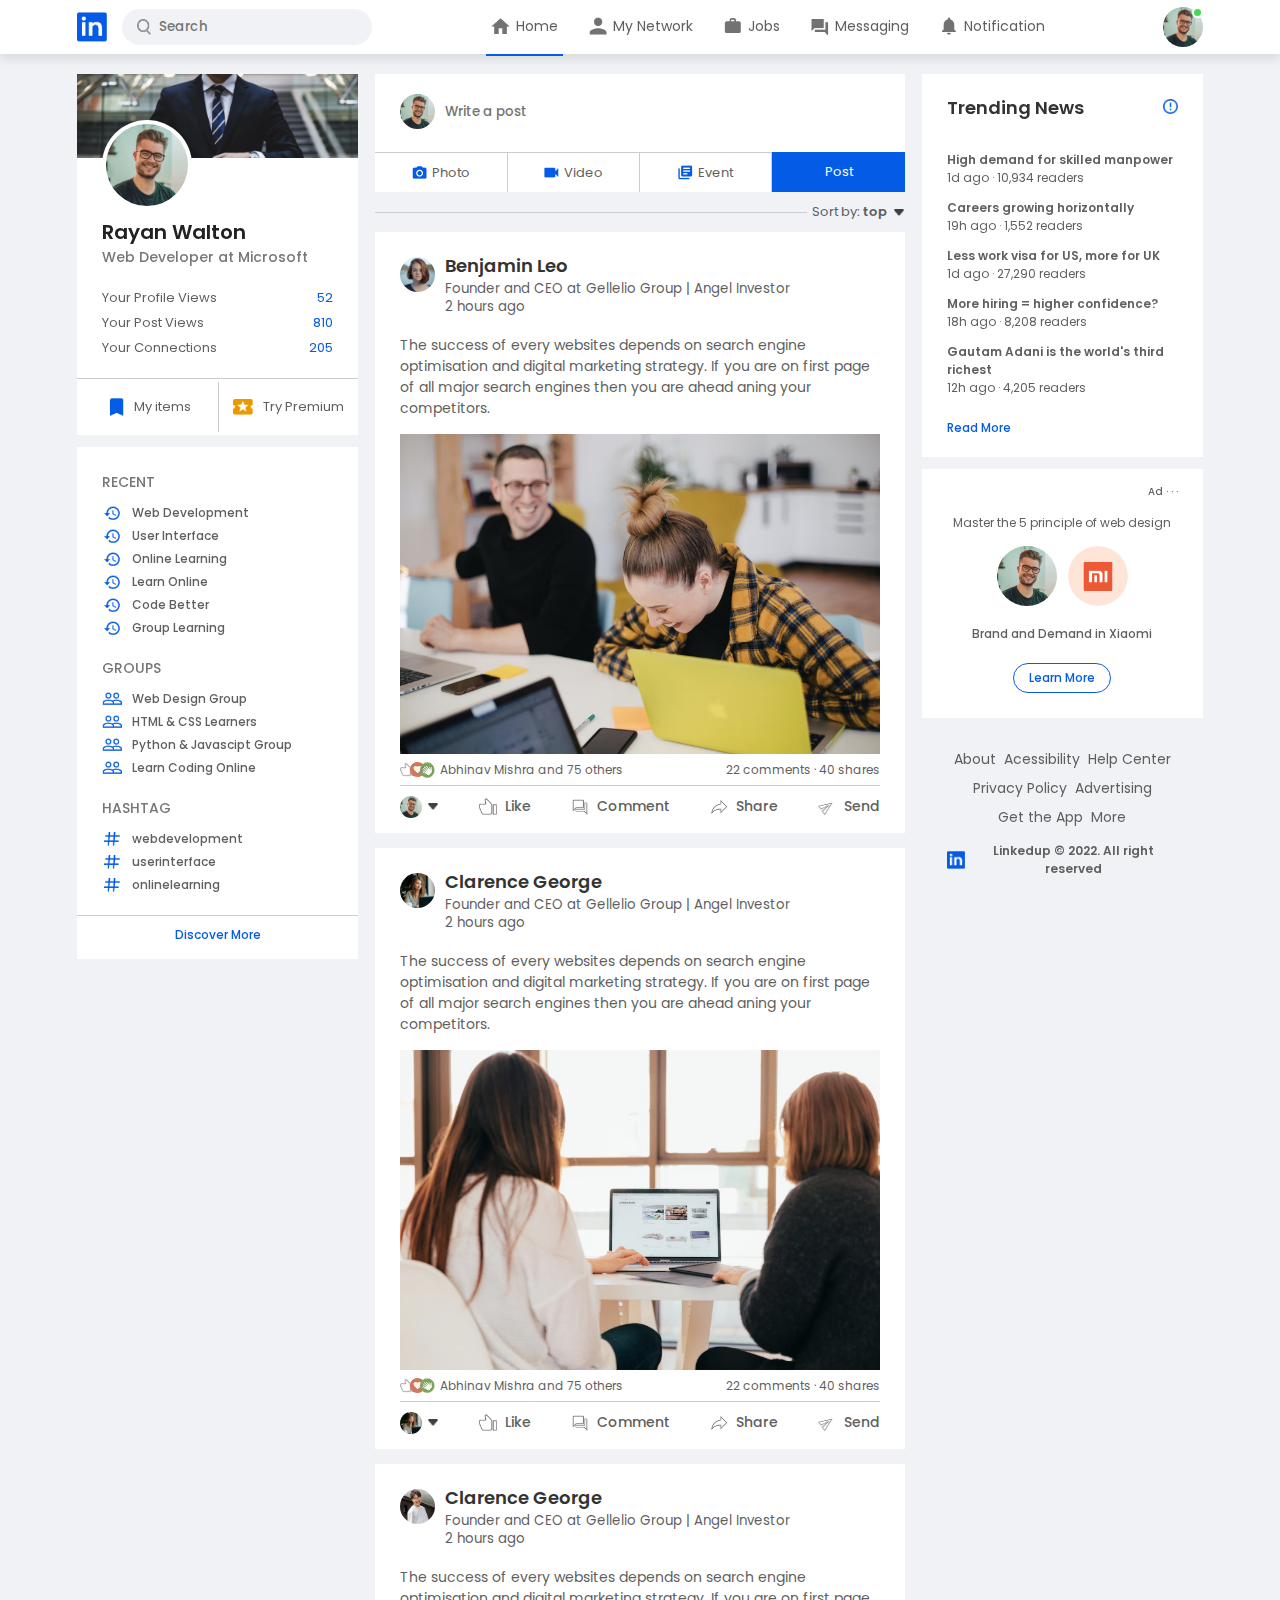
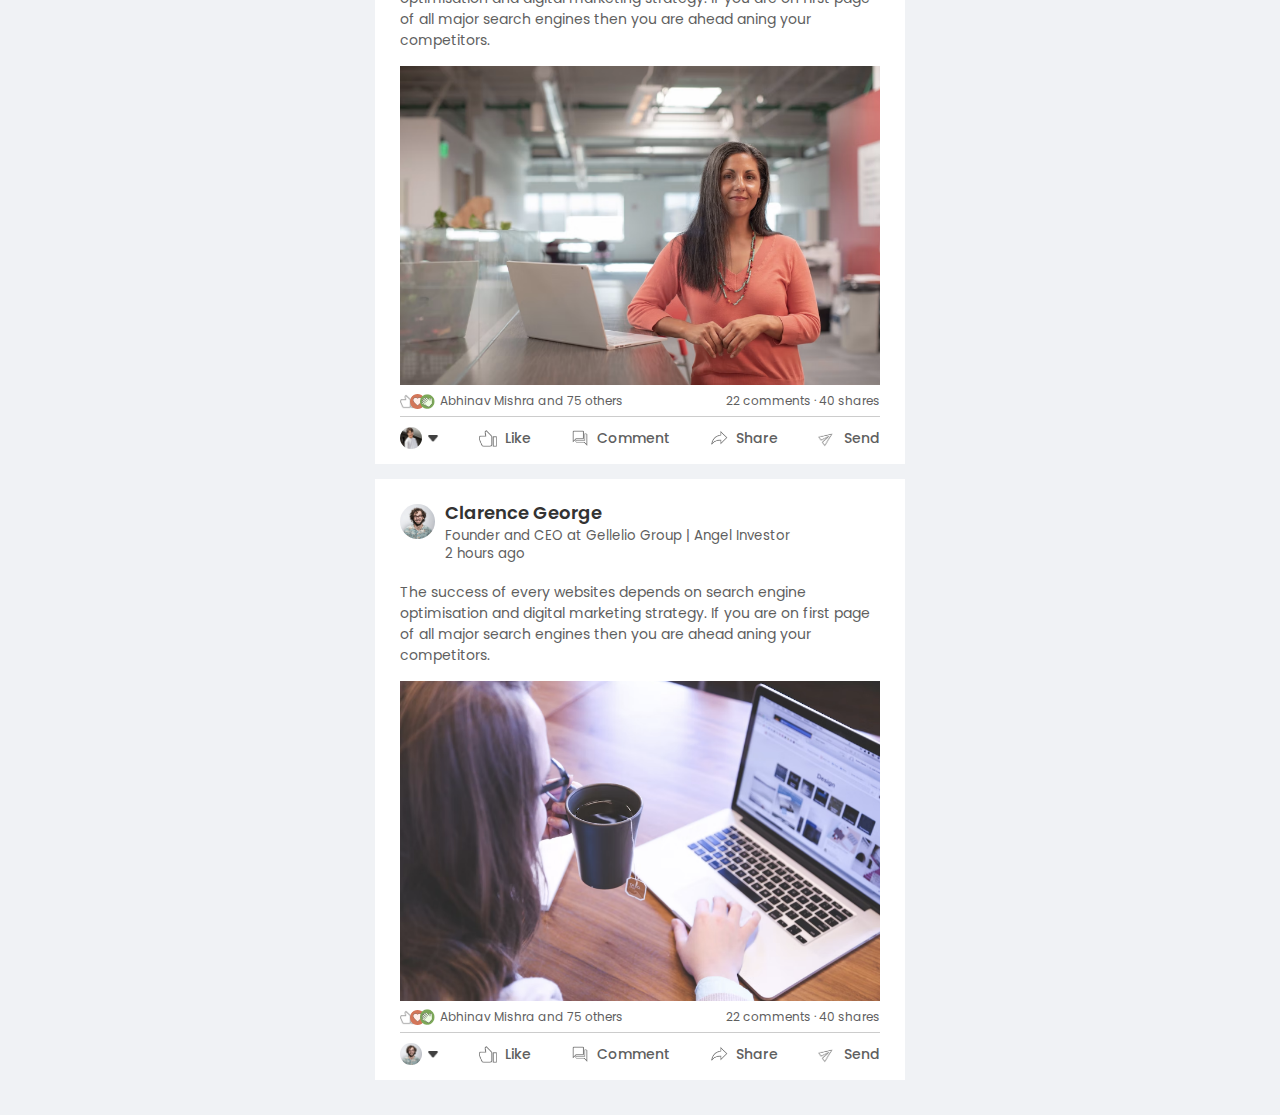
<file: Website-01/index.html>
<!DOCTYPE html>
<html lang="en">
  <head>
    <meta charset="UTF-8" />
    <meta http-equiv="X-UA-Compatible" content="IE=edge" />
    <meta name="viewport" content="width=device-width, initial-scale=1.0" />
    <title>Social Media Website Design-index</title>
    <link rel="shortcut icon" href="#" />
    <link rel="stylesheet" href="./css/style.css" />
    <link rel="stylesheet" href="https://cdnjs.cloudflare.com/ajax/libs/font-awesome/6.1.1/css/all.min.css"
    integrity="sha512-KfkfwYDsLkIlwQp6LFnl8zNdLGxu9YAA1QvwINks4PhcElQSvqcyVLLD9aMhXd13uQjoXtEKNosOWaZqXgel0g==" crossorigin="anonymous" referrerpolicy="no-referrer"/>
    <script src="./js/index.js" defer></script>
  </head>
  <body>
    <nav class="navbar">
      <div class="nav-left">
        <a href="index.html" class="logo"><img src="images/logo.png""></a>
        <div class="search-box">
          <img src="images/search.png">
          <input type="text" placeholder="Search">
        </div>
      </div>
      <div class="nav-center">
        <ul>
          <li><a href="#" class="active-link"><img src="images/home.png"><span>Home</span></a></li>
          <li><a href="#"><img src="images/network.png"><span>My Network</span></a></li>
          <li><a href="#"><img src="images/jobs.png"><span>Jobs</span></a></li>
          <li><a href="#"><img src="images/message.png"><span>Messaging</span></a></li>
          <li><a href="#"><img src="images/notification.png"><span>Notification</span></a></li>
        </ul>
      </div>
      <div class="nav-right">
        <div class="online">
          <img src="images/user-1.png" class="nav-profile-img">
        </div>
      </div>

    <!-- -----------------------profile-drop-down-menu ------------------------------------>  
      <div class="profile-menu-wrap" id="profileMenu">
        <div class="profile-menu">
          <div class="user-info">
            <img src="images/user-1.png">
            <div>
              <h3>Rayan Walton</h3>
              <a href="profile.html">See your profile</a>
            </div>
          </div>
          <hr>
          <a href="#" class="profile-menu-link">
            <img src="images/feedback.png">
            <p>Give Feedback</p>
            <span>></span>
          </a>
          <a href="#" class="profile-menu-link">
            <img src="images/setting.png">
            <p>Setting & Privacy</p>
            <span>></span>
          </a>
          <a href="#" class="profile-menu-link">
            <img src="images/help.png">
            <p>Help & Support</p>
            <span>></span>
          </a>
          <a href="#" class="profile-menu-link">
            <img src="images/display.png">
            <p>Display & Accessibility</p>
            <span>></span>
          </a>
          <a href="#" class="profile-menu-link">
            <img src="images/logout.png">
            <p>Logout</p>
            <span>></span>
          </a>
        </div>
      </div>
    </nav>
<!-- -------------------------navbar close---------------------------------------------- -->

    <div class="container">
      <!-- ---------------left-sidebar----------------- -->
      <div class="left-sidebar">
        <div class="sidebar-profile-box">
          <img src="images/cover-pic.png" width="100%">
          <div class="sidebar-profile-info">
            <img src="images/user-1.png">
            <h1>Rayan Walton</h1>
            <h3>Web Developer at Microsoft</h3>
            <ul>
              <li>Your Profile Views <span>52</span></li>
              <li>Your Post Views <span>810</span></li>
              <li>Your Connections <span>205</span></li>
            </ul>
          </div>
          <div class="sidebar-profile-link">
            <a href="#"><img src="images/items.png">My items</a>
            <a href="#"><img src="images/premium.png">Try Premium</a>
          </div>
        </div>
        <div class="sidebar-activity" id="sidebarActivity">
          <h3>RECENT</h3>
          <a href="#"><img src="images/recent.png">Web Development</a>
          <a href="#"><img src="images/recent.png">User Interface</a>
          <a href="#"><img src="images/recent.png">Online Learning</a>
          <a href="#"><img src="images/recent.png">Learn Online</a>
          <a href="#"><img src="images/recent.png">Code Better</a>
          <a href="#"><img src="images/recent.png">Group Learning</a>
          <h3>GROUPS</h3>
          <a href="#"><img src="images/group.png" >Web Design Group</a>
          <a href="#"><img src="images/group.png" >HTML & CSS Learners</a>
          <a href="#"><img src="images/group.png" >Python & Javascipt Group</a>
          <a href="#"><img src="images/group.png" >Learn Coding Online</a>
          <h3>HASHTAG</h3>
          <a href="#"><img src="images/hashtag.png" >webdevelopment</a>
          <a href="#"><img src="images/hashtag.png" >userinterface</a>
          <a href="#"><img src="images/hashtag.png" >onlinelearning</a>
          <div class="discover-more-link">
            <a href="#">Discover More</a>
          </div>
        </div>
        <p id="showMoreLink">Show More <b>+</b></p>
      </div>
      
      <!-- ---------------main-content----------------- -->
      <div class="main-content">
        <div class="create-post">
          <div class="create-post-input">
            <img src="images/user-1.png">
            <textarea rows="2" placeholder="Write a post"></textarea>
          </div>
          <div class="create-post-links">
            <li><img src="images/photo.png">Photo</li>
            <li><img src="images/video.png">Video</li>
            <li><img src="images/event.png">Event</li>
            <li>Post</li>
          </div>
        </div>
        <div class="sort-by">
          <hr>
          <p>Sort by: <span>top <img src="images/down-arrow.png"></span></p>
        </div>

        <div class="post">
          <div class="post-author">
            <img src="images/user-3.png">
            <div>
              <h1>Benjamin Leo</h1>
              <small>Founder and CEO at Gellelio Group | Angel Investor</small>
              <small>2 hours ago</small>
            </div>
          </div>
          <p>The success of every websites depends on search engine optimisation and digital marketing strategy. If you are on first page of all major search engines then you are ahead aning your competitors.</p>
          <img src="images/post-image-1.png" width="100%">
          <div class="post-stats">
            <div>
              <img src="images/thumbsup.png">
              <img src="images/love.png">
              <img src="images/clap.png">
              <span class="liked-users">Abhinav Mishra and 75 others</span>
            </div>
            <div>
              <span>22 comments &middot; 40 shares</span>
            </div>
          </div>
          <div class="post-activity">
            <div>
              <img src="images/user-1.png" class="post-activity-user-icon">
              <img src="images/down-arrow.png" class="post-activity-arrow-icon">
            </div>
            <div class="post-activity-link">
              <img src="images/like.png">
              <span>Like</span>
            </div>
            <div class="post-activity-link">
              <img src="images/comment.png">
              <span>Comment</span>
            </div>
            <div class="post-activity-link">
              <img src="images/share.png">
              <span>Share</span>
            </div>
            <div class="post-activity-link">
              <img src="images/send.png">
              <span>Send</span>
            </div>
          </div>
        </div>

        <div class="post">
          <div class="post-author">
            <img src="images/user-4.png">
            <div>
              <h1>Clarence George</h1>
              <small>Founder and CEO at Gellelio Group | Angel Investor</small>
              <small>2 hours ago</small>
            </div>
          </div>
          <p>The success of every websites depends on search engine optimisation and digital marketing strategy. If you are on first page of all major search engines then you are ahead aning your competitors.</p>
          <img src="images/post-image-2.png" width="100%">
          <div class="post-stats">
            <div>
              <img src="images/thumbsup.png">
              <img src="images/love.png">
              <img src="images/clap.png">
              <span class="liked-users">Abhinav Mishra and 75 others</span>
            </div>
            <div>
              <span>22 comments &middot; 40 shares</span>
            </div>
          </div>
          <div class="post-activity">
            <div>
              <img src="images/user-4.png" class="post-activity-user-icon">
              <img src="images/down-arrow.png" class="post-activity-arrow-icon">
            </div>
            <div class="post-activity-link">
              <img src="images/like.png">
              <span>Like</span>
            </div>
            <div class="post-activity-link">
              <img src="images/comment.png">
              <span>Comment</span>
            </div>
            <div class="post-activity-link">
              <img src="images/share.png">
              <span>Share</span>
            </div>
            <div class="post-activity-link">
              <img src="images/send.png">
              <span>Send</span>
            </div>
          </div>
        </div>

        <div class="post">
          <div class="post-author">
            <img src="images/user-5.png">
            <div>
              <h1>Clarence George</h1>
              <small>Founder and CEO at Gellelio Group | Angel Investor</small>
              <small>2 hours ago</small>
            </div>
          </div>
          <p>The success of every websites depends on search engine optimisation and digital marketing strategy. If you are on first page of all major search engines then you are ahead aning your competitors.</p>
          <img src="images/post-image-3.png" width="100%">
          <div class="post-stats">
            <div>
              <img src="images/thumbsup.png">
              <img src="images/love.png">
              <img src="images/clap.png">
              <span class="liked-users">Abhinav Mishra and 75 others</span>
            </div>
            <div>
              <span>22 comments &middot; 40 shares</span>
            </div>
          </div>
          <div class="post-activity">
            <div>
              <img src="images/user-5.png" class="post-activity-user-icon">
              <img src="images/down-arrow.png" class="post-activity-arrow-icon">
            </div>
            <div class="post-activity-link">
              <img src="images/like.png">
              <span>Like</span>
            </div>
            <div class="post-activity-link">
              <img src="images/comment.png">
              <span>Comment</span>
            </div>
            <div class="post-activity-link">
              <img src="images/share.png">
              <span>Share</span>
            </div>
            <div class="post-activity-link">
              <img src="images/send.png">
              <span>Send</span>
            </div>
          </div>
        </div>

        <div class="post">
          <div class="post-author">
            <img src="images/user-2.png">
            <div>
              <h1>Clarence George</h1>
              <small>Founder and CEO at Gellelio Group | Angel Investor</small>
              <small>2 hours ago</small>
            </div>
          </div>
          <p>The success of every websites depends on search engine optimisation and digital marketing strategy. If you are on first page of all major search engines then you are ahead aning your competitors.</p>
          <img src="images/post-image-4.png" width="100%">
          <div class="post-stats">
            <div>
              <img src="images/thumbsup.png">
              <img src="images/love.png">
              <img src="images/clap.png">
              <span class="liked-users">Abhinav Mishra and 75 others</span>
            </div>
            <div>
              <span>22 comments &middot; 40 shares</span>
            </div>
          </div>
          <div class="post-activity">
            <div>
              <img src="images/user-2.png" class="post-activity-user-icon">
              <img src="images/down-arrow.png" class="post-activity-arrow-icon">
            </div>
            <div class="post-activity-link">
              <img src="images/like.png">
              <span>Like</span>
            </div>
            <div class="post-activity-link">
              <img src="images/comment.png">
              <span>Comment</span>
            </div>
            <div class="post-activity-link">
              <img src="images/share.png">
              <span>Share</span>
            </div>
            <div class="post-activity-link">
              <img src="images/send.png">
              <span>Send</span>
            </div>
          </div>
        </div>
      </div>

      <!-- ---------------right-sidebar----------------- -->
      <div class="right-sidebar">
        <div class="sidebar-news">
          <img src="images/more.png" class="info-icon">
          <h3>Trending News</h3>
          <a href="#">High demand for skilled manpower</a>
          <span>1d ago &middot; 10,934 readers</span>
          
          <a href="#">Careers growing horizontally</a>
          <span>19h ago &middot; 1,552 readers</span>
          
          <a href="#">Less work visa for US, more for UK</a>
          <span>1d ago &middot; 27,290 readers</span>
          
          <a href="#">More hiring = higher confidence?</a>
          <span>18h ago &middot; 8,208 readers</span>
          
          <a href="#">Gautam Adani is the world's third richest</a>
          <span>12h ago &middot; 4,205 readers</span>
          
          <a href="#" class="read-more-link">Read More</a>
        </div>
        <div class="sidebar-add">
          <small>Ad &middot &middot &middot</small>
          <p>Master the 5 principle of web design</p>
          <div>
            <img src="images/user-1.png">
            <img src="images/mi-logo.png">           
          </div>
          <b>Brand and Demand in Xiaomi</b>
          <a href="#" class="add-link">Learn More</a>
        </div>
        <div class="sidebar-useful-links">
          <a href="#">About</a>
          <a href="#">Acessibility</a>
          <a href="#">Help Center</a>
          <a href="#">Privacy Policy</a>
          <a href="#">Advertising</a>
          <a href="#">Get the App</a>
          <a href="#">More</a>
          <div class="copyright-msg">
            <img src="images/logo.png">
            <p>Linkedup &#169; 2022. All right reserved</p>
          </div>
        </div>
      </div>
    </div>

  </body>
</html>
</file>
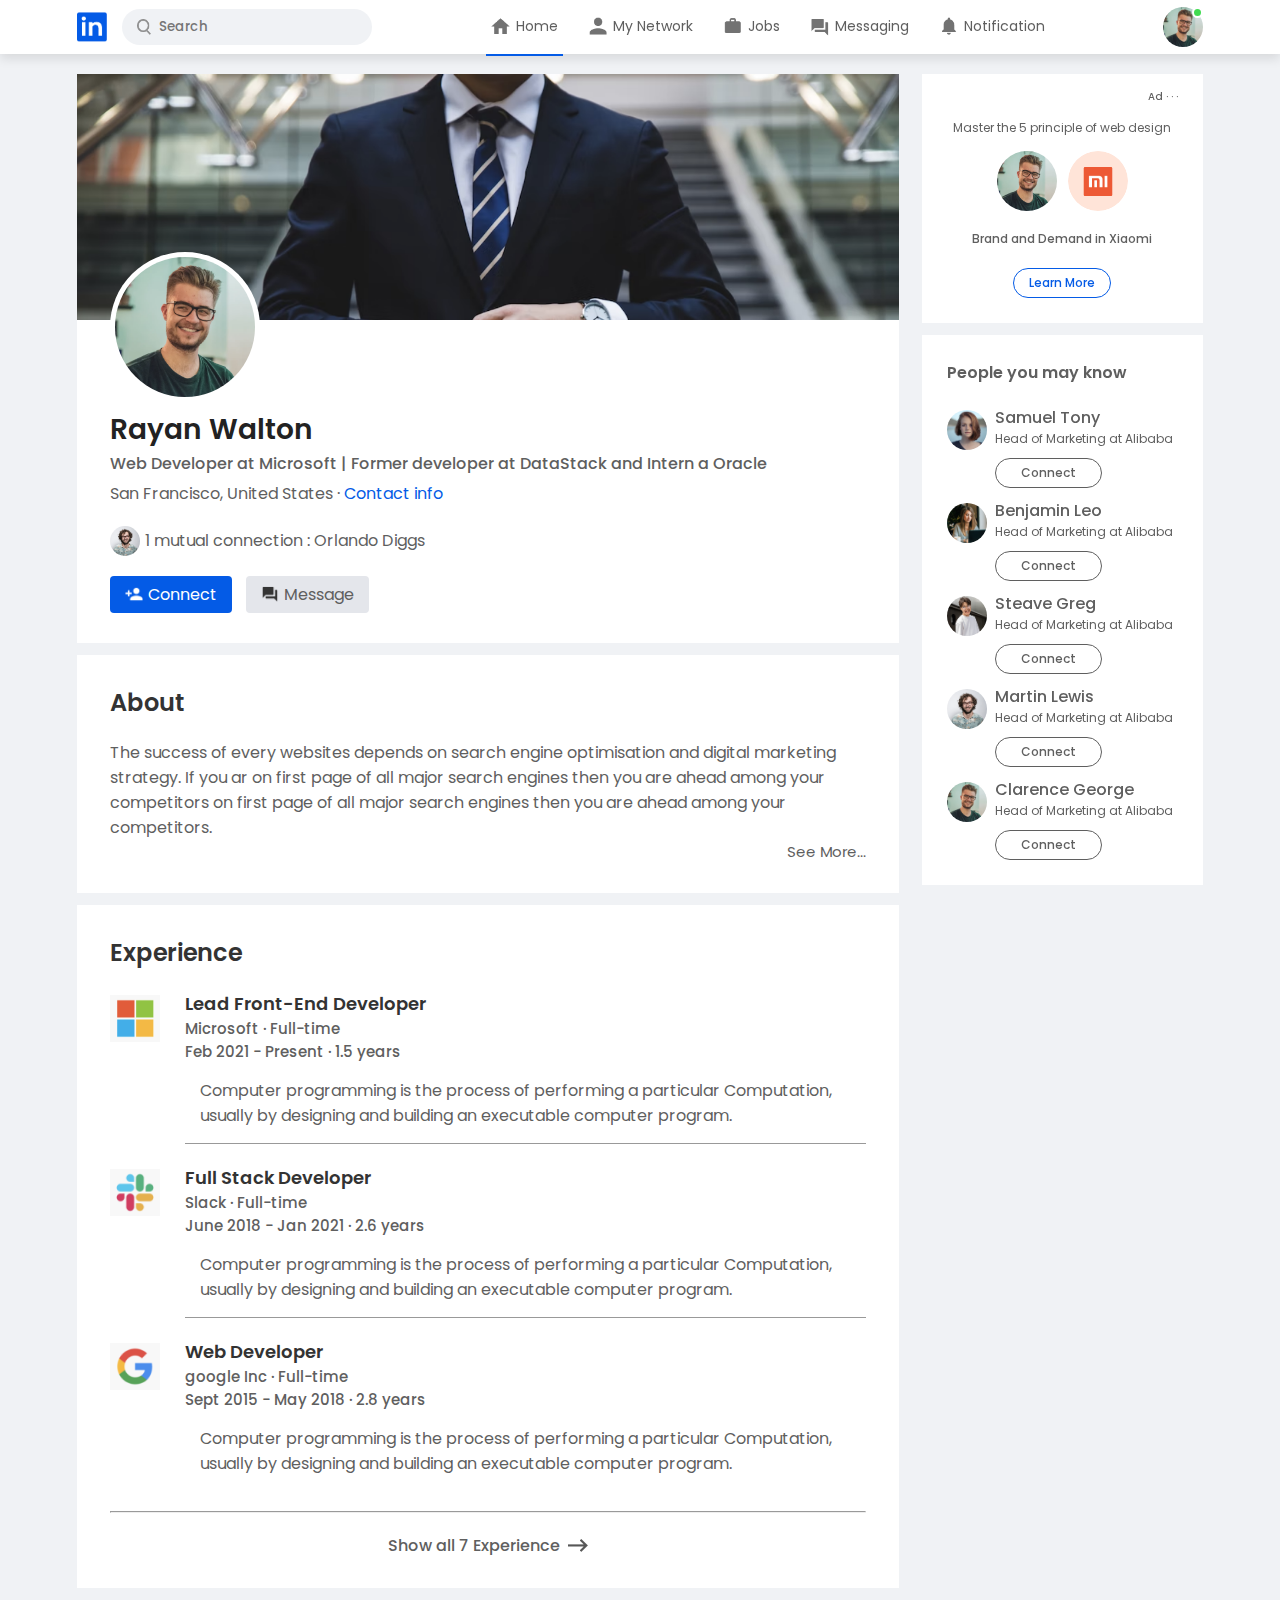
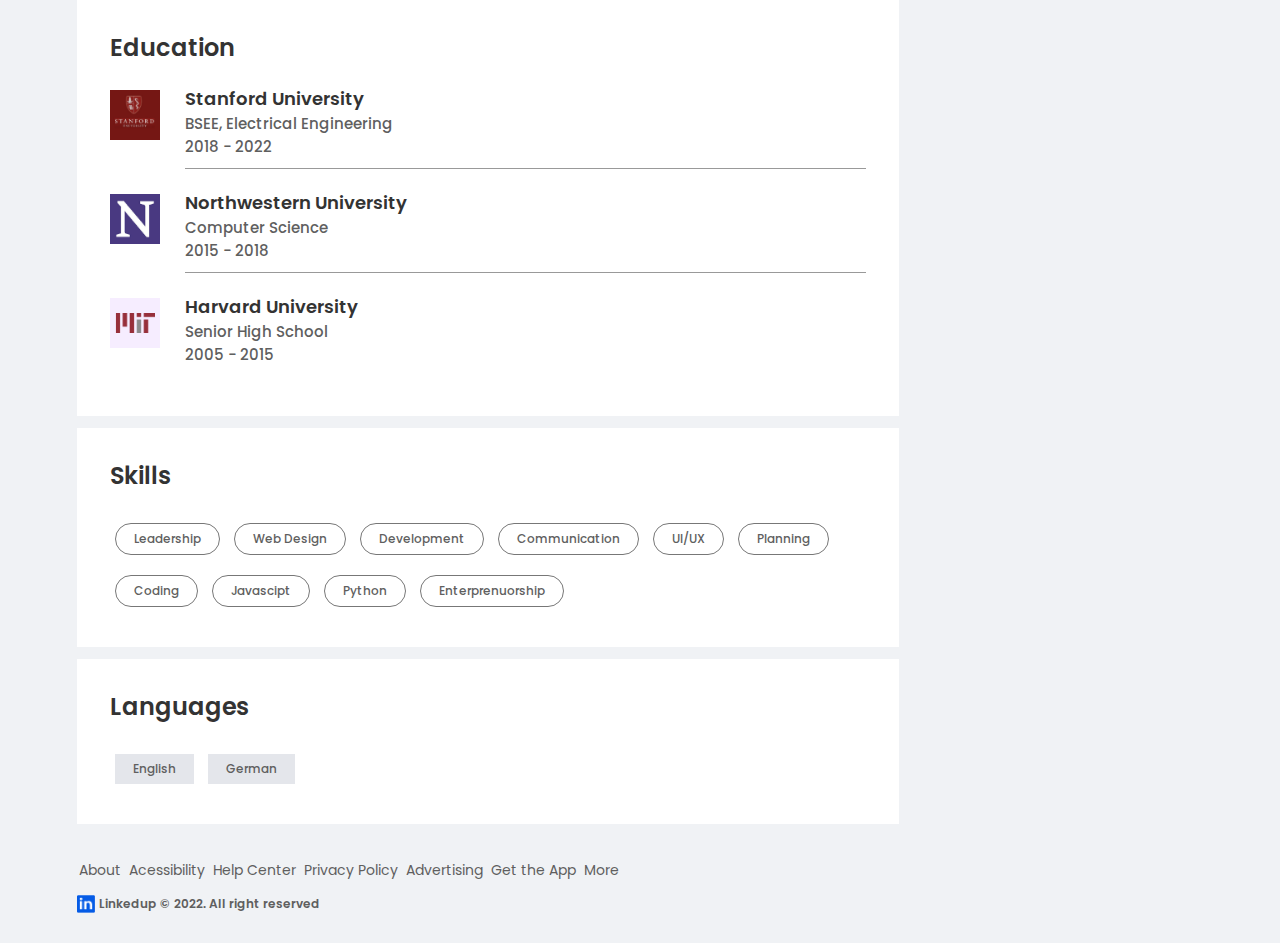
<file: Website-01/profile.html>
<!DOCTYPE html>
<html lang="en">
  <head>
    <meta charset="UTF-8" />
    <meta http-equiv="X-UA-Compatible" content="IE=edge" />
    <meta name="viewport" content="width=device-width, initial-scale=1.0" />
    <title>Social Media Website Design-proflie</title>
    <link rel="shortcut icon" href="#" />
    <link rel="stylesheet" href="./css/style.css" />
    <link rel="stylesheet" href="https://cdnjs.cloudflare.com/ajax/libs/font-awesome/6.1.1/css/all.min.css"
    integrity="sha512-KfkfwYDsLkIlwQp6LFnl8zNdLGxu9YAA1QvwINks4PhcElQSvqcyVLLD9aMhXd13uQjoXtEKNosOWaZqXgel0g==" crossorigin="anonymous" referrerpolicy="no-referrer"/>
    <script src="./js/index.js" defer></script>
  </head>
  <body>
    <nav class="navbar">
      <div class="nav-left">
        <a href="index.html" class="logo"><img src="images/logo.png""></a>
        <div class="search-box">
          <img src="images/search.png">
          <input type="text" placeholder="Search">
        </div>
      </div>
      <div class="nav-center">
        <ul>
          <li><a href="#" class="active-link"><img src="images/home.png"><span>Home</span></a></li>
          <li><a href="#"><img src="images/network.png"><span>My Network</span></a></li>
          <li><a href="#"><img src="images/jobs.png"><span>Jobs</span></a></li>
          <li><a href="#"><img src="images/message.png"><span>Messaging</span></a></li>
          <li><a href="#"><img src="images/notification.png"><span>Notification</span></a></li>
        </ul>
      </div>
      <div class="nav-right">
        <div class="online">
          <img src="images/user-1.png" class="nav-profile-img">
        </div>
      </div>

    <!-- -----------------------profile-drop-down-menu ------------------------------------>  
      <div class="profile-menu-wrap" id="profileMenu">
        <div class="profile-menu">
          <div class="user-info">
            <img src="images/user-1.png">
            <div>
              <h3>Rayan Walton</h3>
              <a href="profile.html">See your profile</a>
            </div>
          </div>
          <hr>
          <a href="#" class="profile-menu-link">
            <img src="images/feedback.png">
            <p>Give Feedback</p>
            <span>></span>
          </a>
          <a href="#" class="profile-menu-link">
            <img src="images/setting.png">
            <p>Setting & Privacy</p>
            <span>></span>
          </a>
          <a href="#" class="profile-menu-link">
            <img src="images/help.png">
            <p>Help & Support</p>
            <span>></span>
          </a>
          <a href="#" class="profile-menu-link">
            <img src="images/display.png">
            <p>Display & Accessibility</p>
            <span>></span>
          </a>
          <a href="#" class="profile-menu-link">
            <img src="images/logout.png">
            <p>Logout</p>
            <span>></span>
          </a>
        </div>
      </div>
    </nav>
<!-- -------------------------navbar close---------------------------------------------- -->

    <div class="container">
      <div class="profile-main">
        <div class="profile-container">
          <img src="images/cover-pic.png" width="100%">
          <div class="profile-container-inner">
            <img src="images/user-1.png" class="profile-pic">
            <h1>Rayan Walton</h1>
            <b>Web Developer at Microsoft | Former developer at DataStack and Intern a Oracle</b>
            <p>San Francisco, United States &middot <a href="#">Contact info</a></p>
            <div class="mutual-connection">
              <img src="images/user-2.png">
              <span>1 mutual connection : Orlando Diggs</span>
            </div>
            <div class="profile-btn">
              <a href="#" class="primary-btn"><img src="images/connect.png">Connect</a>
              <a href="#"><img src="images/chat.png">Message</a>
            </div>
          </div>
        </div>
      
        <div class="profile-description">
          <h2>About</h2>
          <p>The success of every websites depends on search engine optimisation and digital marketing strategy. If you ar on first page of all major search engines then you are ahead among your competitors on first page of all major search engines then you are ahead among your competitors.</p>
          <a href="#" class="see-more-link">See More...</a>
        </div>
        <div class="profile-description">
          <h2>Experience</h2>
          <div class="profile-desc-row">
            <img src="images/microsoft.png">
            <div>
              <h3>Lead Front-End Developer</h3>
              <b>Microsoft &middot; Full-time</b>
              <b>Feb 2021 - Present &middot; 1.5 years</b>
              <p>Computer programming is the process of performing a particular Computation, usually by designing and building an executable computer program.</p>
              <hr>
            </div>
          </div>

          <div class="profile-desc-row">
            <img src="images/slack.png">
            <div>
              <h3>Full Stack Developer</h3>
              <b>Slack &middot; Full-time</b>
              <b>June 2018 - Jan 2021 &middot; 2.6 years</b>
              <p>Computer programming is the process of performing a particular Computation, usually by designing and building an executable computer program.</p>
              <hr>
            </div>
          </div>

          <div class="profile-desc-row">
            <img src="images/google.png">
            <div>
              <h3>Web Developer</h3>
              <b>google Inc &middot; Full-time</b>
              <b>Sept 2015 - May 2018 &middot; 2.8 years</b>
              <p>Computer programming is the process of performing a particular Computation, usually by designing and building an executable computer program.</p>
            </div>
          </div>
          <hr>
          <a href="#" class="experience-link">Show all 7 Experience <img src="images/right-arrow.png"></a>
        </div>
        <div class="profile-description">
          <h2>Education</h2>
          <div class="profile-desc-row">
            <img src="images/stanford.png">
            <div>
              <h3>Stanford University</h3>
              <b>BSEE, Electrical Engineering</b>
              <b>2018 - 2022</b>
              <hr>
            </div>
          </div>
          <div class="profile-desc-row">
            <img src="images/north.png">
            <div>
              <h3>Northwestern University</h3>
              <b>Computer Science</b>
              <b>2015 - 2018</b>
              <hr>
            </div>
          </div>
          <div class="profile-desc-row">
            <img src="images/mit.png">
            <div>
              <h3>Harvard University</h3>
              <b>Senior High School</b>
              <b>2005 - 2015</b>
            </div>
          </div>
        </div>
        <div class="profile-description">
          <h2>Skills</h2>
          <a href="#" class="skills-btn">Leadership</a>
          <a href="#" class="skills-btn">Web Design</a>
          <a href="#" class="skills-btn">Development</a>
          <a href="#" class="skills-btn">Communication</a>
          <a href="#" class="skills-btn">UI/UX</a>
          <a href="#" class="skills-btn">Planning</a>
          <a href="#" class="skills-btn">Coding</a>
          <a href="#" class="skills-btn">Javascipt</a>
          <a href="#" class="skills-btn">Python</a>
          <a href="#" class="skills-btn">Enterprenuorship</a>
        </div>
        <div class="profile-description">
          <h2>Languages</h2>
          <a href="#" class="language-btn">English</a>
          <a href="#" class="language-btn">German</a>
        </div>

      </div>
<!-- -------------------------profile-sidebar---------------------------------------------- -->
      <div class="profile-sidebar">

        <div class="sidebar-add">
          <small>Ad &middot &middot &middot</small>
          <p>Master the 5 principle of web design</p>
          <div>
            <img src="images/user-1.png">
            <img src="images/mi-logo.png">           
          </div>
          <b>Brand and Demand in Xiaomi</b>
          <a href="#" class="add-link">Learn More</a>
        </div>
        <div class="sidebar-people">
          <h3>People you may know</h3>
          <div class="sidebar-poeple-row">
            <img src="images/user-3.png">
            <div>
              <h2>Samuel Tony</h2>
              <p>Head of Marketing at Alibaba</p>
              <a href="#">Connect</a>
            </div>
          </div>
          <div class="sidebar-poeple-row">
            <img src="images/user-4.png">
            <div>
              <h2>Benjamin Leo</h2>
              <p>Head of Marketing at Alibaba</p>
              <a href="#">Connect</a>
            </div>
          </div>
          <div class="sidebar-poeple-row">
            <img src="images/user-5.png">
            <div>
              <h2>Steave Greg</h2>
              <p>Head of Marketing at Alibaba</p>
              <a href="#">Connect</a>
            </div>
          </div>
          <div class="sidebar-poeple-row">
            <img src="images/user-2.png">
            <div>
              <h2>Martin Lewis</h2>
              <p>Head of Marketing at Alibaba</p>
              <a href="#">Connect</a>
            </div>
          </div>
          <div class="sidebar-poeple-row">
            <img src="images/user-1.png">
            <div>
              <h2>Clarence George</h2>
              <p>Head of Marketing at Alibaba</p>
              <a href="#">Connect</a>
            </div>
          </div>
        </div>
      </div>
    </div>
    <div class="profile-footer">
      <div class="sidebar-useful-links">
        <a href="#">About</a>
        <a href="#">Acessibility</a>
        <a href="#">Help Center</a>
        <a href="#">Privacy Policy</a>
        <a href="#">Advertising</a>
        <a href="#">Get the App</a>
        <a href="#">More</a>
        <div class="copyright-msg">
          <img src="images/logo.png">
          <p>Linkedup &#169; 2022. All right reserved</p>
        </div>
      </div>
    </div>
  </body>
</html>
</file>
<file: Website-01/css/style.css>
@import url('https://fonts.googleapis.com/css2?family=Poppins:wght@300;400;500;600;700;800;900&display=swap');

*{
  margin: 0;
  padding: 0;
  font-family: "poppins",sans-serif;
  box-sizing: border-box;
}

body{
  background: #f0f2f5;
  color: #5f5f5f;
}

a{
  text-decoration: none;
  color: #5f5f5f;
}

.navbar{
  display: flex;
  align-items: center;
  justify-content: space-between;
  background: #fff;
  padding: 6px 6%;
  position: sticky;
  top: 0;
  z-index: 100;
  box-shadow: 0 5px 10px rgba(0,0,0,0.1);
}

.logo img{
  width: 30px;
  margin-right: 15px;
  display: block;
}

.nav-center ul li{
  display: inline-block;
  list-style: none;
}

.nav-center ul li a{
  display: flex;
  align-items: center;
  font-size: 14px;
  margin: 5px 8px;
  padding-right: 5px;
  position: relative;
}

.nav-center ul li a img{
  width: 30px;
}

.nav-center ul li a::after{
  content: '';
  width: 0;
  height: 2px;
  background: #045be6;
  position: absolute;
  bottom: -15px;
  transition: width 0.3s;
}

.nav-center ul li a:hover::after,
.nav-center ul li a.active-link::after
{
  width: 100%;
}


.nav-profile-img{
  width: 40px;
  border-radius: 50%;
  display: block;
  cursor: pointer;
  position: relative;
}

.online{
  position: relative;  
}

.online::after{
  content: '';
  width: 7px;
  height: 7px;
  border: 2px solid #fff;
  border-radius: 50%;
  right: 0px;
  top: 0px;
  background: #41db51;
  position: absolute;
}

.search-box{
  background: #f0f2f5;
  width: 250px;
  border-radius: 20px;
  display: flex;
  align-items: center;
  padding: 0 15px;
}

.nav-left{
  display: flex;
  align-items: center;
}

.search-box img{
  width: 14px;
}

.search-box input{
  width: 100%;
  background: transparent;
  padding: 8px;
  outline: none;
  border: 0;
}
/* ------------------------ navbar end ------------------------------------- */

.container{
  padding: 20px 6%;
  display: flex;
  flex-wrap: wrap;
  justify-content: space-between;
}

/* ------------------------ left-sidebar ------------------------------------- */
.left-sidebar{
  flex-basis: 25%;
  align-self: flex-start;
  position: sticky;
  top: 73px;
}

.sidebar-profile-box{
  background: #fff;
}

.sidebar-profile-info{
  padding: 0 25px;  
}

.sidebar-profile-info img{
  width: 90px;
  border-radius: 50%;
  background: #fff;
  padding: 4px;
  margin-top: -45px;
}

.sidebar-profile-info h1{
  font-size: 20px;
  font-weight: 600;
  color: #222;
}

.sidebar-profile-info h3{
  font-size: 14px;
  font-weight: 500;
  color: #777;
}

.sidebar-profile-info ul{
  list-style: none;
  margin: 20px 0;  
}

.sidebar-profile-info ul li{
  width: 100%;
  margin: 5px 0;
  font-size: 13px;
}

.sidebar-profile-info ul li span{
  float: right;
  color: #045be6;
}

.sidebar-profile-link{
  display: flex;
  align-items: center;
  border-top: 1px solid #ccc;
}

.sidebar-profile-link a{
  flex-basis: 50%;
  display: flex;
  align-items: center;
  justify-content: center;
  padding: 15px 0;
  font-size: 13px;
  border-left: 1px solid #ccc;
}

.sidebar-profile-link a:first-child{
  border-left: 0;
}

.sidebar-profile-link a img{
  width: 20px;
  margin-right: 10px;
}


.sidebar-activity{
  background: #fff;
  padding: 5px 25px;
  margin: 12px 0;  
}

.sidebar-activity h3{
  color: #777;
  font-size: 14px;
  font-weight: 500;
  margin: 20px 0 10px;
}

.sidebar-activity a{
  display: flex;
  align-items: center;
  font-size: 12px;
  font-weight: 500;
  columns: #888;
  margin: 3px 0;
}

.sidebar-activity a img{
  width: 20px;
  margin-right: 10px;
}

.discover-more-link{
  border-top: 1px solid #ccc;
  text-align: center;
  margin-top: 20px;
  margin-left: -25px;
  margin-right: -25px;
}

.discover-more-link a{
  color: #045be6;
  display: inline-block;
  margin: 10px 0;
}

/* ------------------------ right-sidebar ------------------------------------ */
.right-sidebar{
  flex-basis: 25%;
  align-self: flex-start;
  position: sticky;
  top: 73px;
}

.sidebar-news{
  background: #fff;
  padding: 10px 25px;
}

.info-icon{
  width: 15px;
  float: right;
  margin-top: 15px;
}

.sidebar-news h3{
  font-size: 18px;
  font-weight: 600;
  color: #333;
  margin: 10px 0 30px;
}

.sidebar-news a{
  display: block;
  font-size: 12px;
  font-weight: 600;
  margin-top: 10px;
  margin-bottom: -5px;
}

.sidebar-news span{
  font-size: 12px;  
}

.sidebar-news .read-more-link{
  color: #045be6;
  font-weight: 500;
  margin: 20px 0 10px;
}

.sidebar-add{
  background: #fff;
  padding: 15px 25px;
  text-align: center;
  margin: 12px 0;
  font-size: 12px;
}

.sidebar-add img{
  width: 60px;
  border-radius: 50%;
  margin: 4px;
}

.sidebar-add small{
  float: right;
  font-weight: 500;
}

.sidebar-add p{
  margin-top: 30px;
  margin-bottom: 10px;  
}

.sidebar-add b{
  display: block;
  font-weight: 500;
  margin-top: 10px;
}

.add-link{
  display: inline-block;
  border: 1px solid #045be6;
  border-radius: 30px;
  padding: 5px 15px;
  color: #045be6;
  font-weight: 500;
  margin: 20px auto 10px;
}

.sidebar-useful-links{
  padding: 15px 25px;
  text-align: center;
}

.sidebar-useful-links a{
  display: inline-block;
  font-size: 14px;
  margin: 4px 2px;
}

.copyright-msg{
  display: flex;
  align-items: center;
  justify-content: center;
  font-size: 12px;
  margin-top: 10px;
  font-weight: 600;
}

.copyright-msg img{
  width: 18px;
  margin-right: 4px;
}


/* ------------------------ main-content ------------------------------------- */
.main-content{
  flex-basis: 47%;
}

.create-post{
  background: #fff;

}

.create-post-input{
  padding: 20px 25px 10px;
  display: flex;
  align-items: flex-start;
}

.create-post-input img{
  width: 35px;
  border-radius: 50%;
  margin-right: 10px;
}

.create-post-input textarea{
  width: 100%;
  border: 0;
  outline: 0;
  resize: none;
  background: transparent;
  margin-top: 8px;
}

::placeholder{
  font-weight: 500;
}

.create-post-links{
  display: flex;
  align-items: flex-start;
}

.create-post-links li{
  list-style: none;
  border-top: 1px solid #ccc;
  border-right: 1px solid #ccc;
  flex-basis: 25%;
  height: 40px;
  font-size: 13px;
  display: flex;
  align-items: center;
  justify-content: center;
  cursor: pointer;
}

.create-post-links li img{
  width: 15px;
  margin-right: 5px;
}

.create-post-links li:last-child{
  background: #045be6;
  color: #fff;
  border-top: 0;
  border-right: 0;
}

.sort-by{
  display: flex;
  align-items: center;
  margin: 10px 0;  
}

.sort-by hr{
  flex: 1;
  border: 0;
  height: 1px;
  background: #ccc;
}

.sort-by p{
  font-size: 13px;
  padding-left: 5px;
}

.sort-by p span{
  font-weight: 600;
  cursor: pointer;
}

.sort-by p span img{
  width: 12px;
  margin-left: 3px;
}

.post{
  background: #fff;
  padding: 20px 25px 5px;
  margin: 5px 0 15px;
}

.post-author{
  display: flex;
  align-items: flex-start;
  margin-bottom: 20px;
}

.post-author img{
  width: 35px;
  border-radius: 50%;
  margin-right: 10px;
  margin-top: 5px;
}

.post-author h1{
  font-size: 18px;
  font-weight: 600;
  color: #333;
}

.post-author small{
  display: block;
  margin-bottom: -2px;
}

.post p{
  font-size: 14px;
  margin-bottom: 15px;
}

.post-stats{
  display: flex;
  flex-wrap: wrap;
  align-items: center;
  justify-content: space-between;
  font-size: 12px;
  border-bottom: 1px solid #ccc;
  padding-bottom: 6px;
}

.post-stats div{
  display: flex;
  align-items: center;  
}

.post-stats img{
  width: 15px;
  margin-right: -5px;
}

.liked-users{
  margin-left: 10px;
}

.post-activity{
  display: flex;
  align-items: center;
  justify-content: space-between;
  padding: 10px 0;
  font-size: 14px;
  font-weight: 500;
}

.post-activity div{
  display: flex;
  align-items: center;
}

.post-activity-user-icon{
  width: 22px;
  border-radius: 50px;
}

.post-activity-arrow-icon{
  width: 12px;
  margin-left: 5px;
}

.post-activity-link img{
  width: 18px;
  margin-right: 8px;
}

/* ------------------------ profile-drop-down-menu ------------------------------------- */
.profile-menu-wrap{
  position: absolute;
  top: 100%;
  right: 5%;
  width: 320px;
  max-height: 0;
  overflow: hidden;
  transition: max-height 0.5s;
}

.profile-menu-wrap.open-menu{
  max-height: 400px;
}

.profile-menu{
  background: #222;
  color: #fff;
  padding: 20px;
  margin: 10px;
}

.user-info{
  display: flex;
  align-items: center;
}

.user-info img{
  width: 50px;
  border-radius: 50%;
  margin-right: 15px;
}

.user-info h3{
  font-weight: 500;
  margin-bottom: -7px;
}

.user-info a{
  color: #c9dbf8
}

.profile-menu hr{
  border: 0;
  height: 1px;
  width: 100%;
  background: #fff;
  margin: 15px 0 10px;
}

.profile-menu-link{
  display: flex;
  align-items: center;
  color: #fff;
  margin: 12px 0;
  font-size: 14px;
}

.profile-menu-link p{
  width: 100%;
}

.profile-menu-link img{
  width: 35px;
  border-radius: 50%;
  margin-right: 15px;
}


/* -------------------profile-page----------------------- */
.profile-main{
  flex-basis: 73%;
}

.profile-sidebar{
  flex-basis: 25%;
  align-self: flex-start;
  position: sticky;
  top: 73px;
}

.profile-container{
  background: #fff;
}

.profile-container-inner{
  padding: 0 4% 10px;
}

.profile-pic{
  width: 150px;
  border-radius: 50%;
  margin-top: -75px;
  padding: 5px;
  background: #fff;
}

.profile-container h1{
  font-size: 28px;
  font-weight: 600;
  color: #222;
}

.profile-container b{
  font-weight: 500;
}

.profile-container p{
  margin-top: 5px;
}

.profile-container p a{
  color: #045be6;
}

.mutual-connection{
  display: flex;
  align-items: center;
  margin: 20px 0;
}

.mutual-connection img{
  width: 30px;
  border-radius: 50%;
  margin-right: 5px;
}

.profile-btn{
  margin: 20px 0;  
}

.profile-btn a{
  display: inline-flex;
  align-items: center;
  background: #e4e6eb;
  padding: 6px 15px;
  border-radius: 4px;
  margin-right: 10px;
}

.profile-btn a img{
  width: 18px;
  margin-right: 5px;
}

.profile-btn .primary-btn{
  background: #045be6;
  color: #fff;
}

.profile-description{
  background: #fff;
  padding: 20px 4% 30px;
  margin: 12px 0;
}

.profile-description h2{
  color: #333;
  margin: 10px 0 20px;
  font-weight: 600;
}

.see-more-link{
  display: block;
  text-align: right;
  font-size: 15px;
}

.profile-desc-row{
  display: flex;
  align-items: flex-start;
  margin: 20px 0;
}

.profile-desc-row img{
  width: 50px;
  margin-right: 25px;
  margin-top: 5px;
}

.profile-desc-row div{
  width: 100%;
}

.profile-desc-row h3{
  font-size: 18px;
  font-weight: 600;
  color: #333;
}

.profile-desc-row b{
  display: block;
  font-weight: 500;
  font-size: 15px;
}

.profile-desc-row p{
  margin: 15px;
}

.profile-desc-row hr{
  border: 0;
  border-bottom: 1px solid #999;
  margin-top: 10px;
}

.experience-link{
  display: flex;
  align-items: center;
  justify-content: center;
  padding-top: 20px;
  font-weight: 500;
}

.experience-link img{
  width: 20px;
  margin-left: 8px;
}

.skills-btn{
  display: inline-block;
  margin: 10px 5px;
  padding: 6px 18px;
  border: 1px solid #777;
  border-radius: 30px;
  font-size: 12px;
  font-weight: 500;
}

.language-btn{
  display: inline-block;
  margin: 10px 5px;
  padding: 6px 18px;
  background: #e4e6eb;
  font-size: 12px;
  font-weight: 500;
}
/* -------------------------right-sidebar-------------------------------------------- */

.profile-sidebar .sidebar-add{
  margin: 0;
}

.sidebar-people{
  background: #fff;
  padding: 15px 25px;
  margin: 12px 0;
  font-size: 12px;
}

.sidebar-people h3{
  font-size: 16px;
  font-weight: 600;
  margin: 10px 0 20px;
}

.sidebar-poeple-row{
  display: flex;
  align-items: flex-start;
  -ms-text-combine-horizontal: 6px 0;
}

.sidebar-poeple-row img{
  width: 40px;
  border-radius: 50%;
  margin-right: 8px;
  margin-top: 5px;
}

.sidebar-poeple-row h2{
  font-weight: 500;
  font-size: 16px;
}

.sidebar-poeple-row a{
  display: inline-block;
  margin: 10px 0;
  padding: 5px 25px;
  border: 1px solid #5f5f5f;
  border-radius: 30px;
  font-weight: 500;
}

.profile-footer{
  padding: 0 6% 30px;
}

.profile-footer .sidebar-useful-links{
  text-align: left;
  padding: 0;
}

.profile-footer .copyright-msg{
  justify-content: flex-start;
}

#showMoreLink{
  display: none;
}

/* -----------------------media query for small screen-------------------------------------- */
@media only screen and (max-width: 600px){
  .search-box{
    background: transparent;
    width: auto;
    padding: 0;    
  }
  .search-box input{
    width: 0;
    padding: 0;
  }
  .nav-center ul li a span{
    display: none;
  }
  .nav-center ul li a{
    padding-right: 0;
    margin: 5px;
  }
  .nav-profile-img{
    width: 30px;
  }
  .container{
    padding: 15px 3%;
  }
  .left-sidebar, .right-sidebar{
    flex-basis: 100%;
    position: relative;
    top: unset;
  }
  .main-content{
    flex-basis: 100%;
  }
  .post-stats div{
    margin: 2px 0;
  }
  .post-activity-link span{
    display: none;
  }
  .post-activity-link img{
    margin-right: 0;
  }
  .profile-main, .profile-sidebar{
    flex-basis: 100%;
  }
  .profile-container{
    font-size: 14px;
  }
  .profile-pic{
    width: 100px;
    margin-top: -50px;
  }
  .profile-description{
    font-size: 14px;
  }
  #showMoreLink{
    display: block;
    width: fit-content;
    margin: 10px auto;
    font-size: 14px;
    cursor: pointer;
  }
  .sidebar-activity{
    display: none;
  }
  .sidebar-activity.open-activity{
    display: block;
  }
}
</file>
